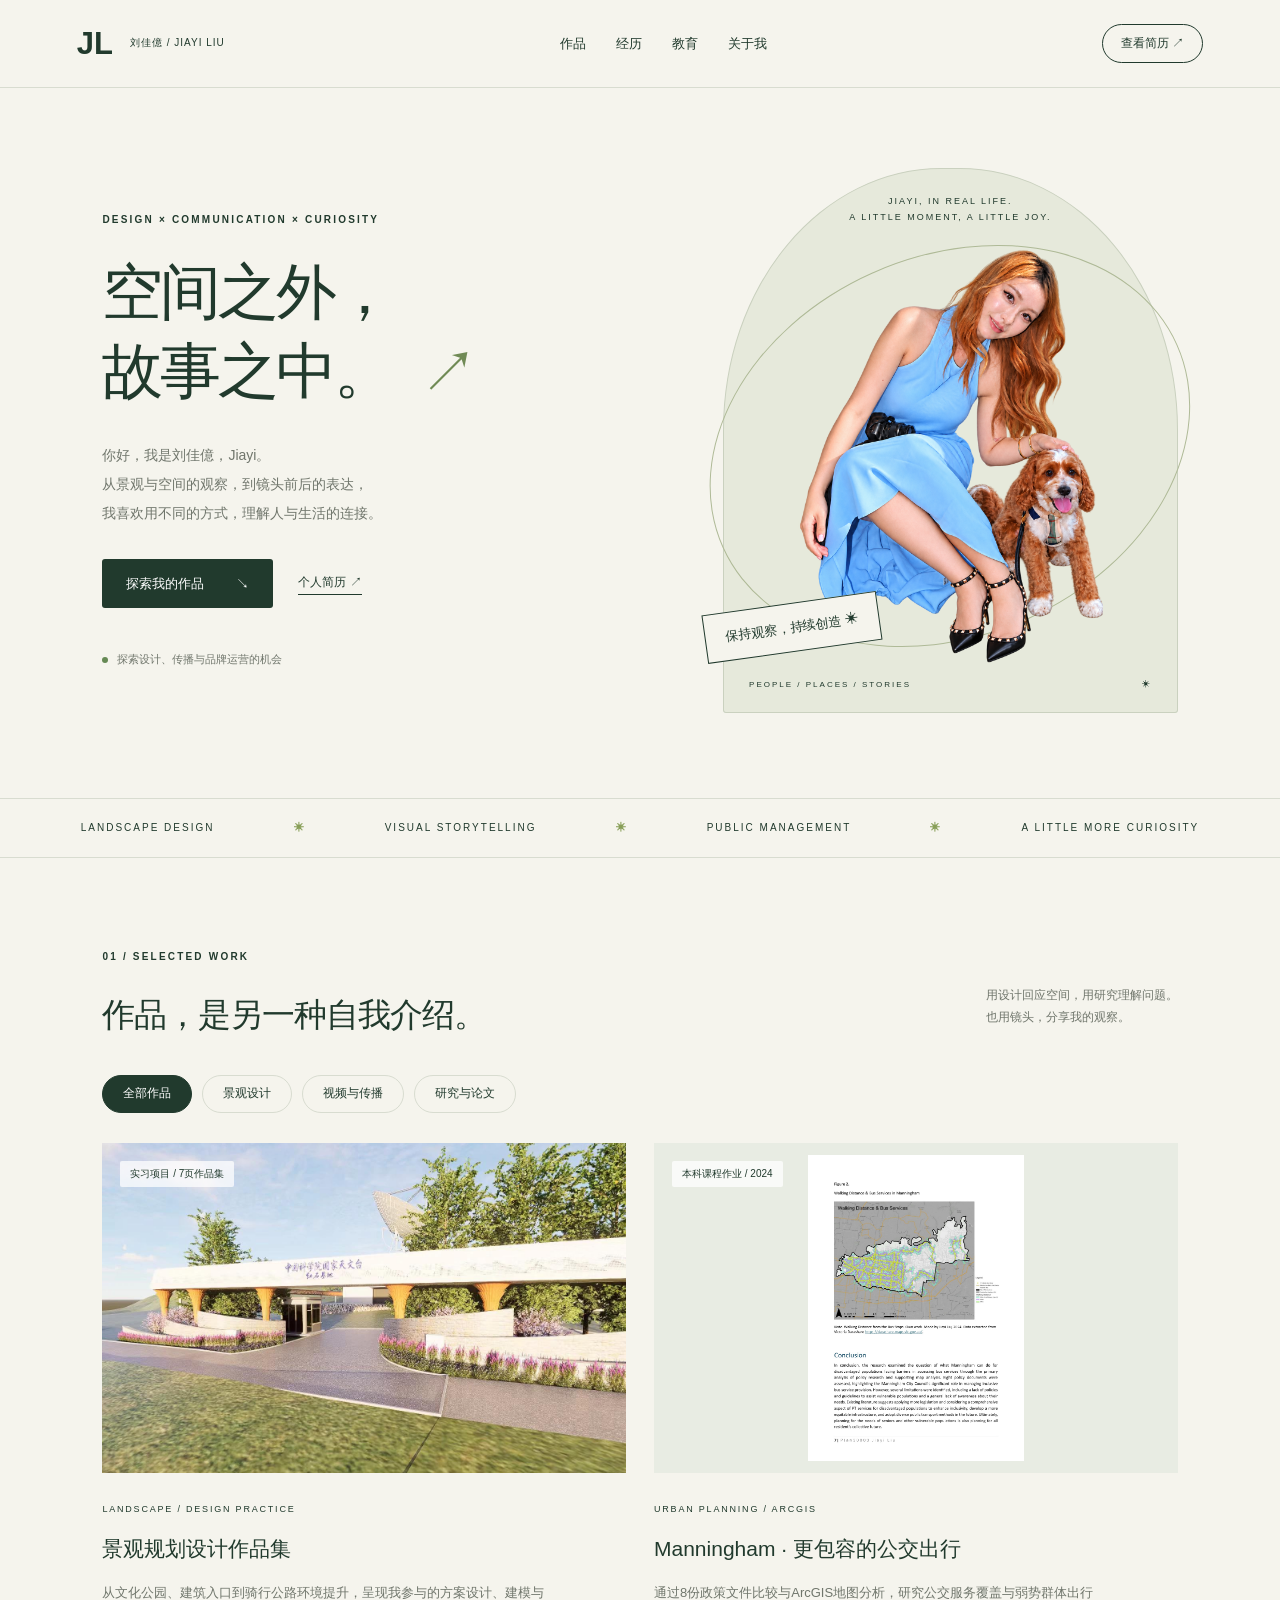
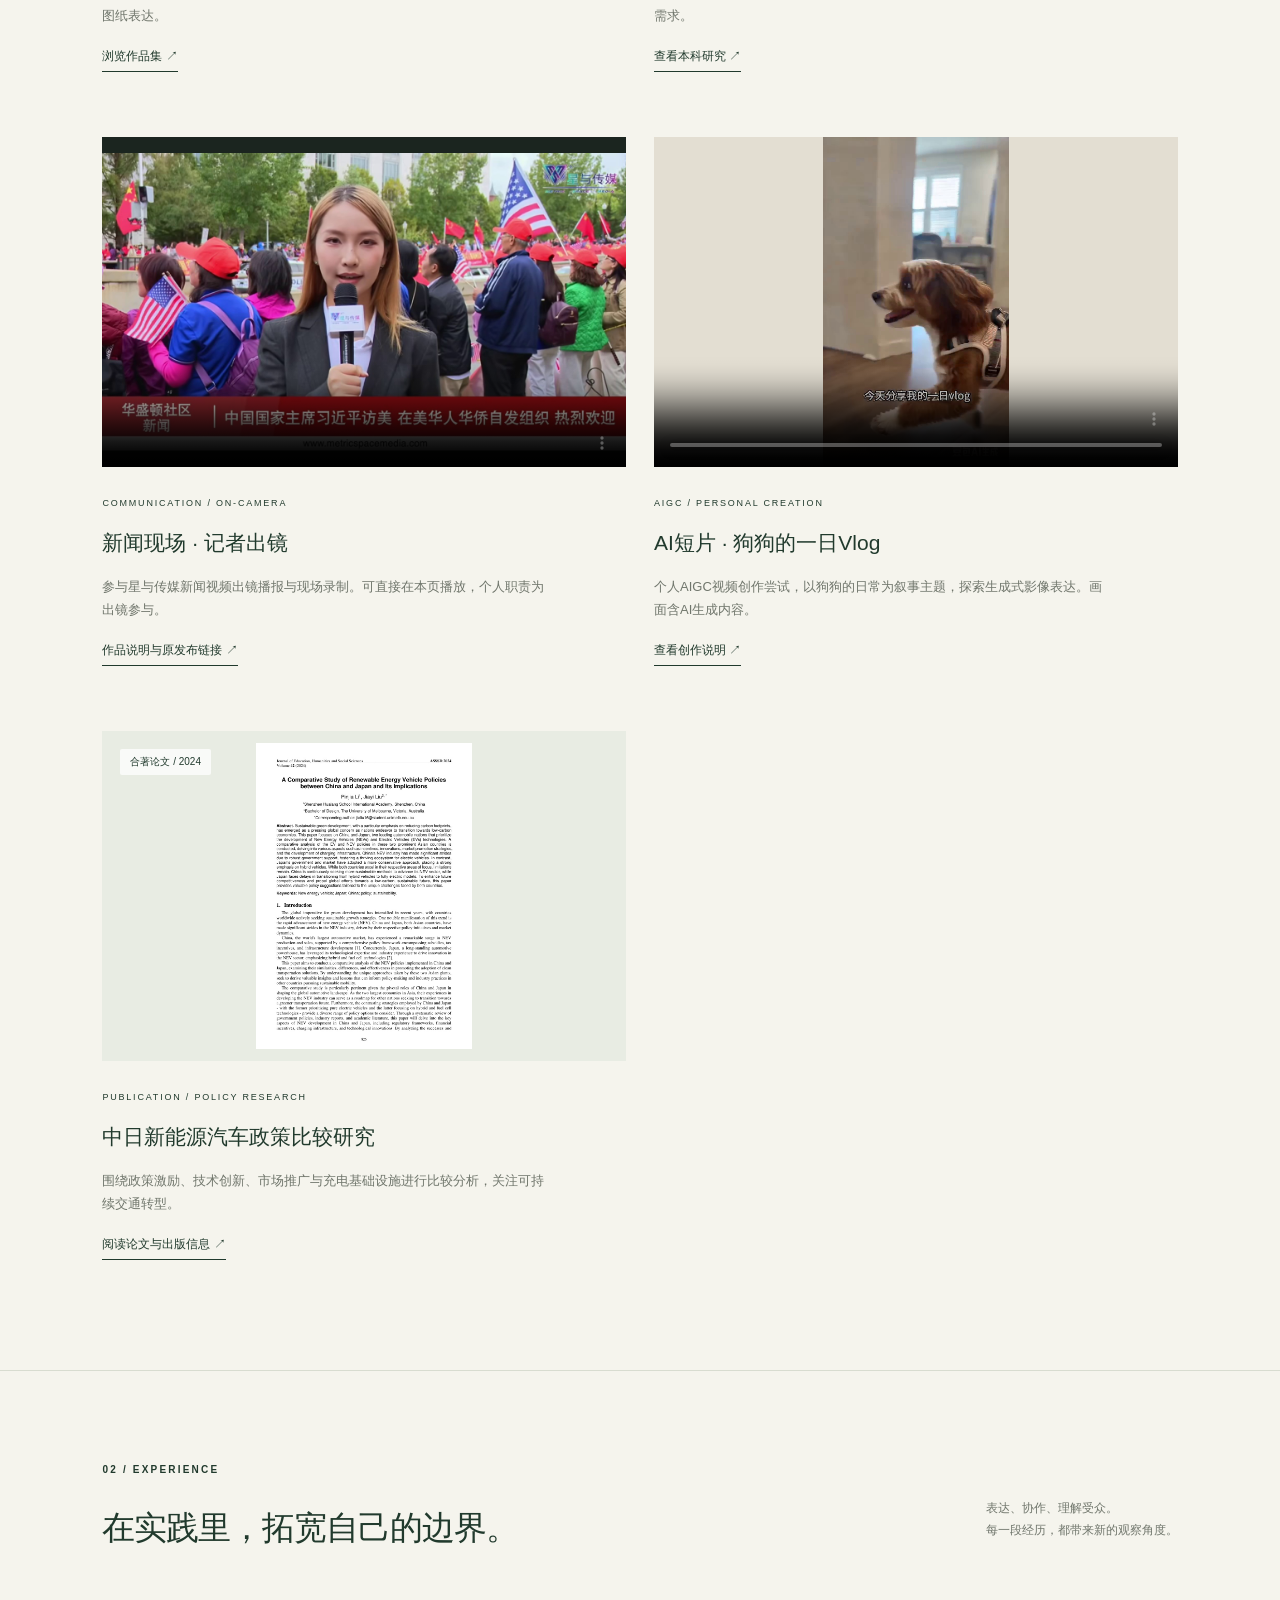
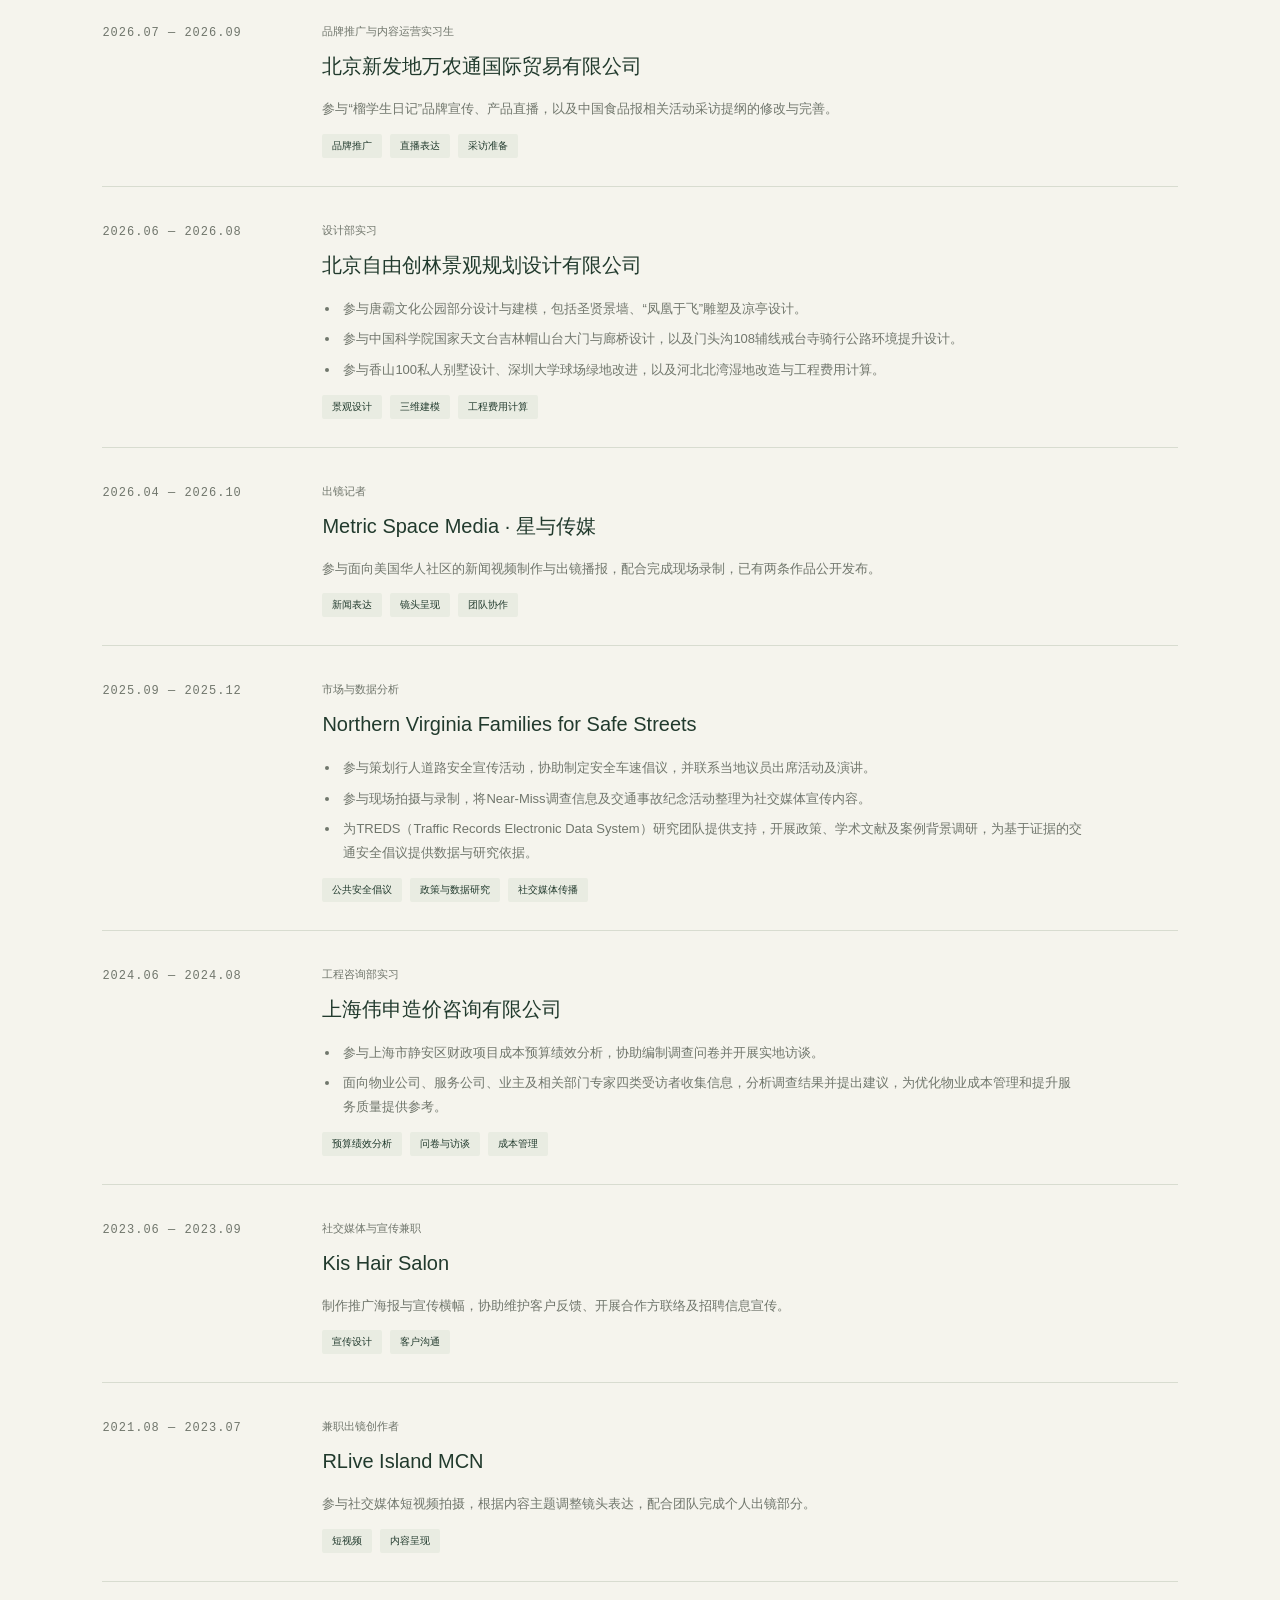
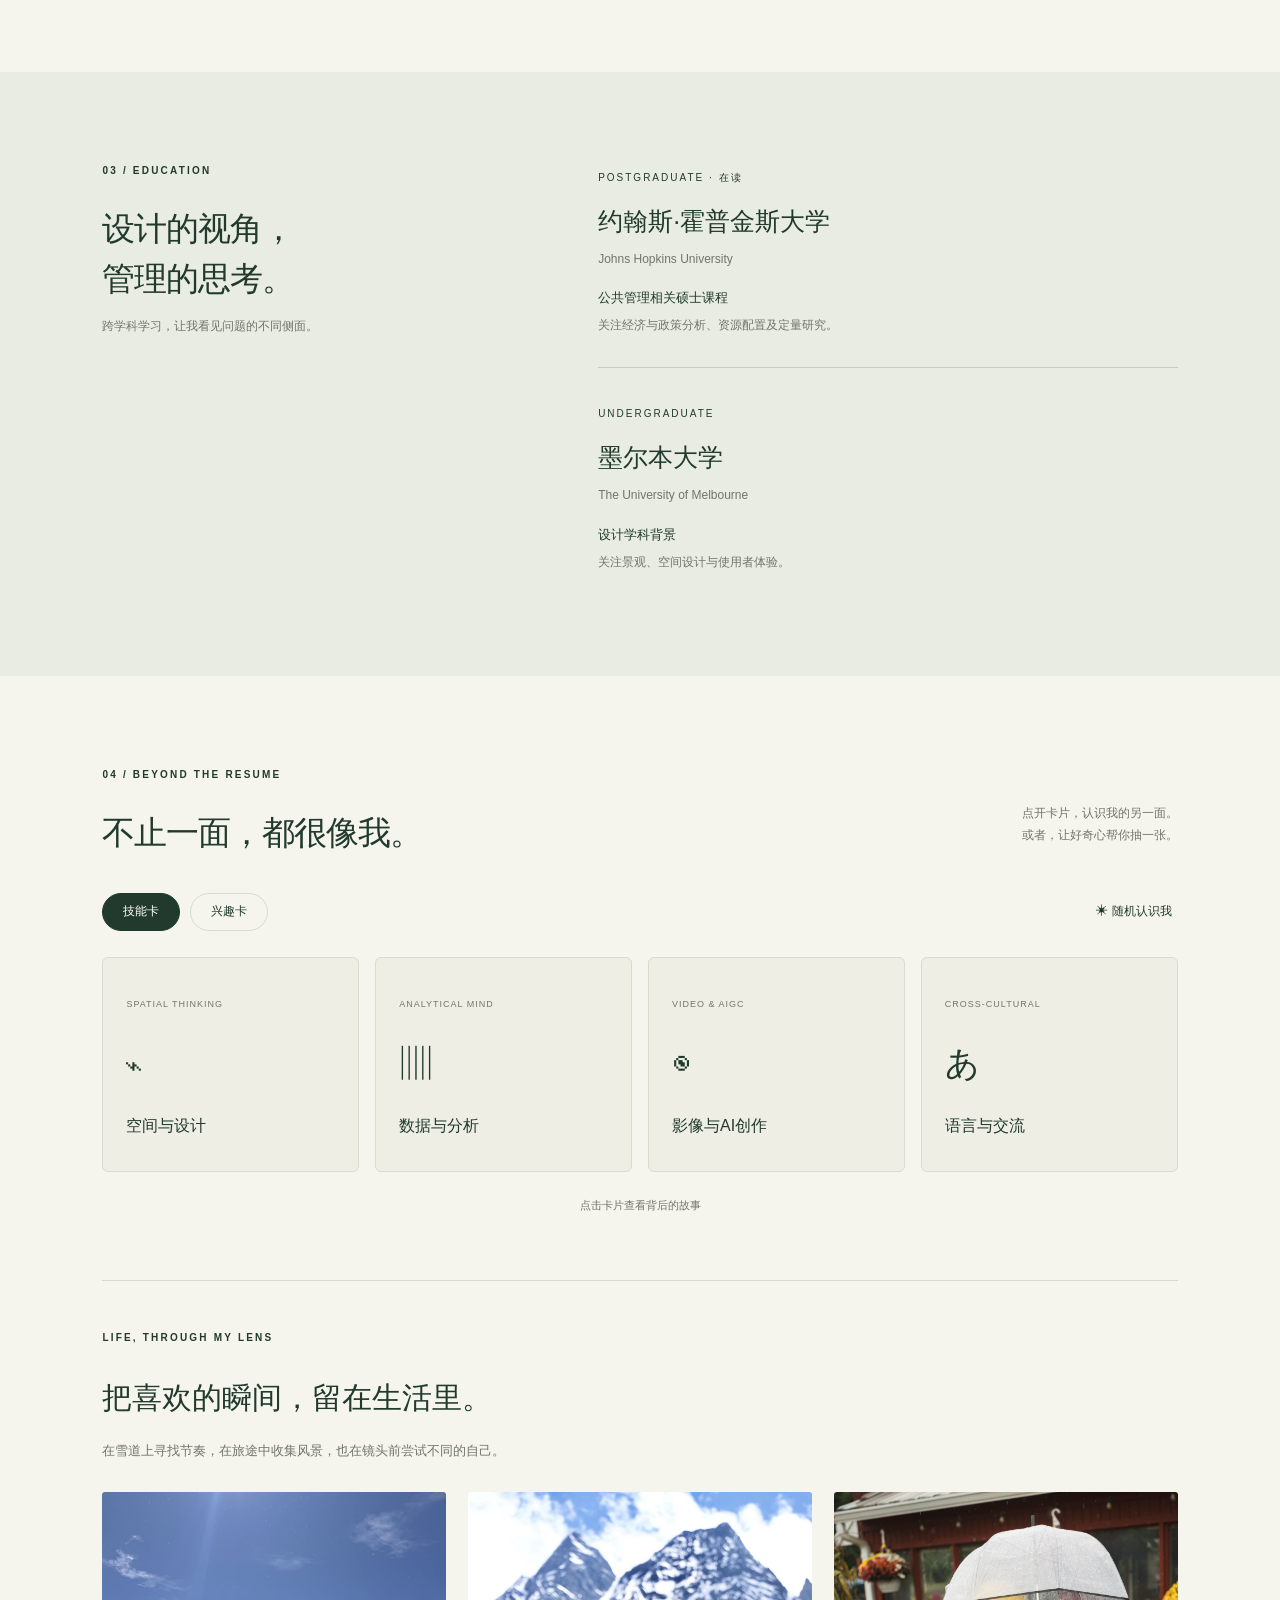
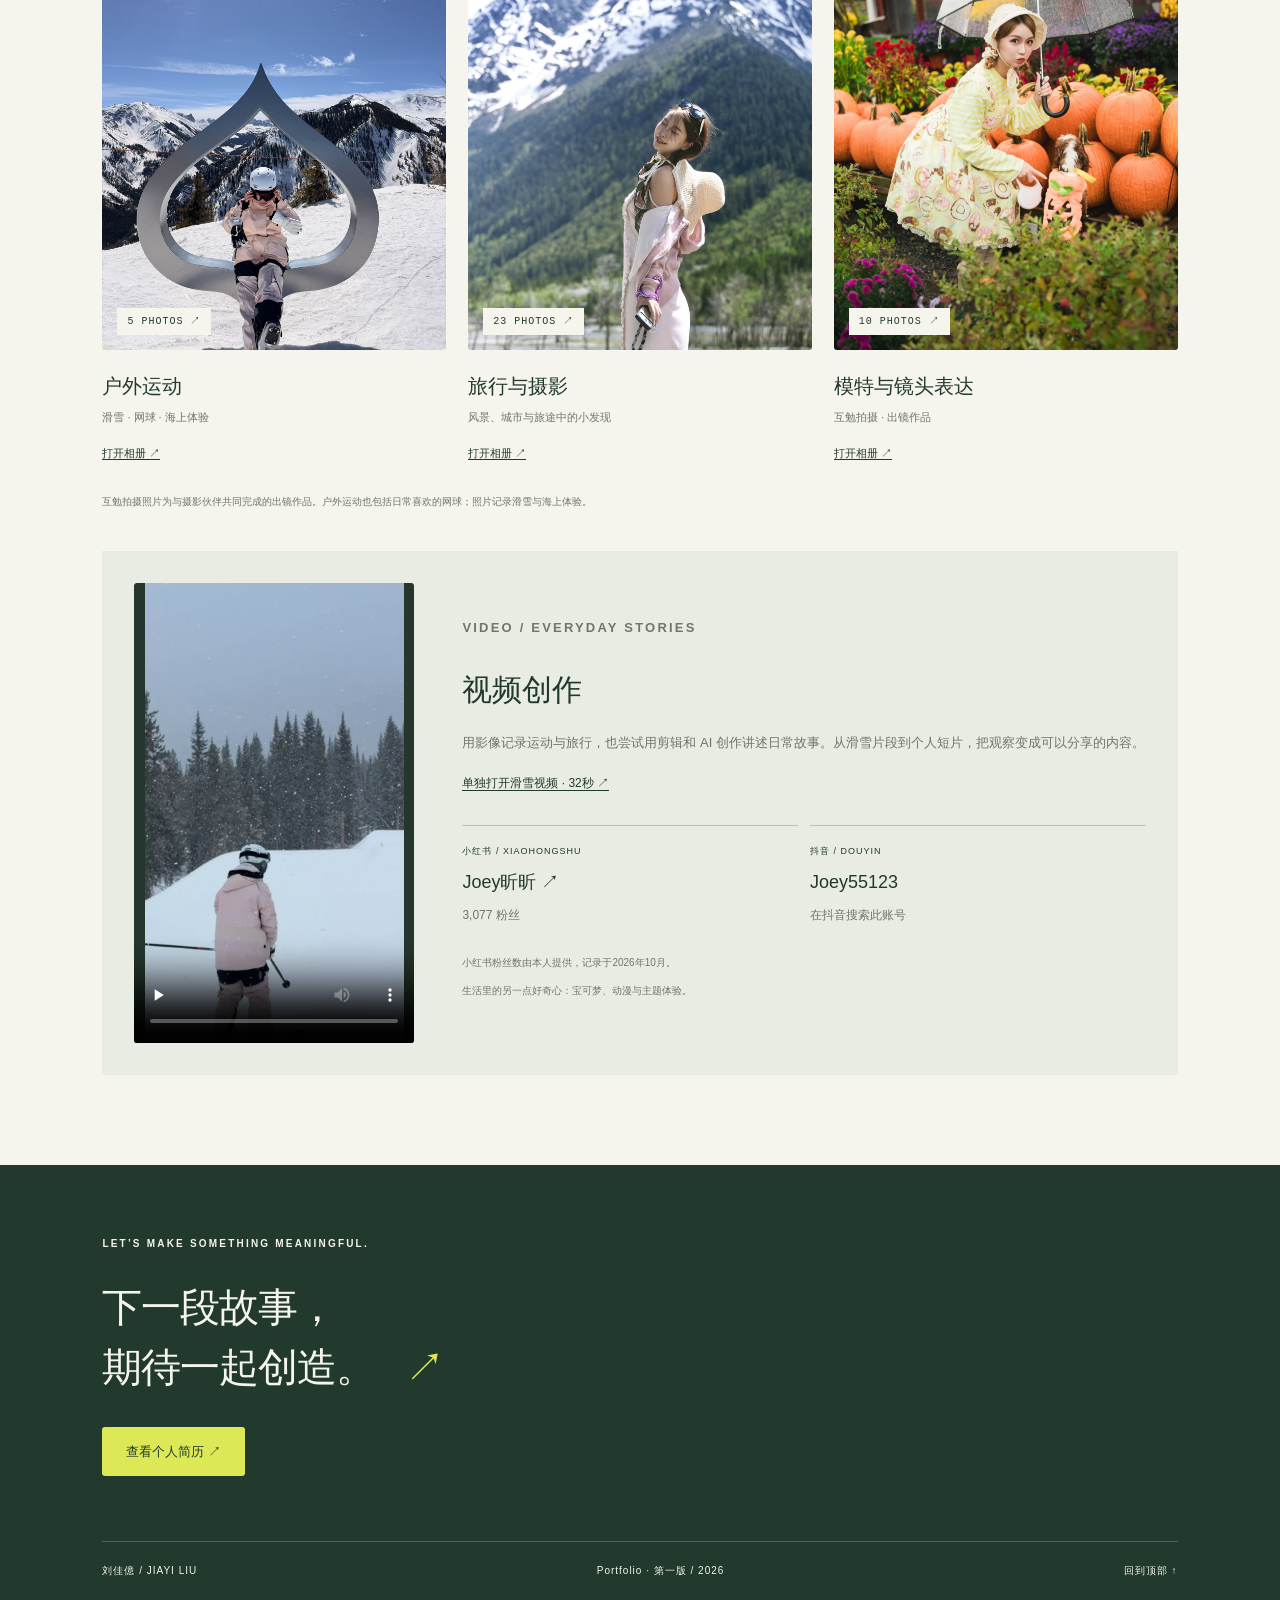
<file: index.html>
<!doctype html>
<html lang="zh-CN"><head><meta charset="UTF-8"><meta name="viewport" content="width=device-width,initial-scale=1"><meta name="description" content="刘佳億 Jiayi Liu 的个人作品集：景观设计、视频表达与跨学科学习。"><title>Jiayi Liu — 空间之外，故事之中</title><link rel="stylesheet" href="style.css"></head>
<body><header><a class="logo" href="#home">JL<span>刘佳億 / JIAYI LIU</span></a><nav aria-label="主导航"><a href="#work">作品</a><a href="#experience">经历</a><a href="#education">教育</a><a href="#play">关于我</a></nav><a class="nav-resume" href="resume.html" target="_blank">查看简历 ↗</a></header>
<main><section class="hero" id="home"><div class="hero-copy"><p class="eyebrow">DESIGN × COMMUNICATION × CURIOSITY</p><h1>空间之外，<br>故事<span class="serif">之中。</span><i>↗</i></h1><p class="intro">你好，我是刘佳億，Jiayi。<br>从景观与空间的观察，到镜头前后的表达，<br>我喜欢用不同的方式，理解人与生活的连接。</p><div class="hero-actions"><a class="button" href="#work">探索我的作品 <span>↘</span></a><a class="text-link" href="resume.html" target="_blank">个人简历 ↗</a></div><div class="availability"><span></span>探索设计、传播与品牌运营的机会</div></div><div class="hero-art portrait-art"><div class="art-label">JIAYI, IN REAL LIFE.<br>A LITTLE MOMENT, A LITTLE JOY.</div><div class="portrait-orbit" aria-hidden="true"></div><img class="hero-portrait" src="jiayi-and-dog-rockstud.png" alt="刘佳億身穿浅蓝色连衣裙，与狗狗一起的生活照" width="1024" height="1536" fetchpriority="high"><span class="floating-tag">保持观察，持续创造 ✳</span><div class="art-caption"><span>PEOPLE / PLACES / STORIES</span><span>✳</span></div></div></section>
<div class="ticker"><span>LANDSCAPE DESIGN</span><b>✳</b><span>VISUAL STORYTELLING</span><b>✳</b><span>PUBLIC MANAGEMENT</span><b>✳</b><span>A LITTLE MORE CURIOSITY</span></div>
<section id="work" class="section"><div class="section-head"><div><p class="eyebrow">01 / SELECTED WORK</p><h2>作品，是另一种自我介绍。</h2></div><p>用设计回应空间，用研究理解问题。<br>也用镜头，分享我的观察。</p></div><div class="filters" role="group" aria-label="作品分类"><button class="active" data-filter="all" aria-pressed="true">全部作品</button><button data-filter="landscape" aria-pressed="false">景观设计</button><button data-filter="video" aria-pressed="false">视频与传播</button><button data-filter="research" aria-pressed="false">研究与论文</button></div><div class="works"><article class="work" data-type="landscape"><div class="cover real-cover"><img src="landscape-cover.jpeg" alt="天文台入口设计效果图，选自个人景观规划设计作品集" loading="lazy"><span class="draft-badge">实习项目 / 7页作品集</span></div><div class="work-info"><span>LANDSCAPE / DESIGN PRACTICE</span><h3>景观规划设计作品集</h3><p>从文化公园、建筑入口到骑行公路环境提升，呈现我参与的方案设计、建模与图纸表达。</p><button class="detail-link" data-project="landscape">浏览作品集 ↗</button></div></article><article class="work" data-type="research"><div class="cover real-cover"><img src="undergraduate-report-p7.jpg" alt="Manningham公交服务与步行范围分析图" loading="lazy"><span class="draft-badge">本科课程作业 / 2024</span></div><div class="work-info"><span>URBAN PLANNING / ARCGIS</span><h3>Manningham · 更包容的公交出行</h3><p>通过8份政策文件比较与ArcGIS地图分析，研究公交服务覆盖与弱势群体出行需求。</p><button class="detail-link" data-project="undergraduate">查看本科研究 ↗</button></div></article><article class="work" data-type="video"><div class="cover video-cover "><video controls playsinline preload="metadata" poster="reporter-film-poster.jpg" aria-label="新闻现场出镜视频"><source src="reporter-film.mp4" type="video/mp4">浏览器无法播放时，可<a href="reporter-film.mp4">打开视频文件</a>。</video></div><div class="work-info"><span>COMMUNICATION / ON-CAMERA</span><h3>新闻现场 · 记者出镜</h3><p>参与星与传媒新闻视频出镜播报与现场录制。可直接在本页播放，个人职责为出镜参与。</p><button class="detail-link" data-project="news">作品说明与原发布链接 ↗</button></div></article><article class="work" data-type="video"><div class="cover video-cover vertical"><video controls playsinline preload="metadata" poster="aigc-film-poster.jpg" aria-label="AI生成短片：狗狗的一日Vlog"><source src="aigc-film.mp4" type="video/mp4">浏览器无法播放时，可<a href="aigc-film.mp4">打开视频文件</a>。</video></div><div class="work-info"><span>AIGC / PERSONAL CREATION</span><h3>AI短片 · 狗狗的一日Vlog</h3><p>个人AIGC视频创作尝试，以狗狗的日常为叙事主题，探索生成式影像表达。画面含AI生成内容。</p><button class="detail-link" data-project="personal">查看创作说明 ↗</button></div></article><article class="work" data-type="research"><div class="cover real-cover"><img src="published-paper-p1.jpg" alt="中日新能源汽车政策比较论文首页" loading="lazy"><span class="draft-badge">合著论文 / 2024</span></div><div class="work-info"><span>PUBLICATION / POLICY RESEARCH</span><h3>中日新能源汽车政策比较研究</h3><p>围绕政策激励、技术创新、市场推广与充电基础设施进行比较分析，关注可持续交通转型。</p><button class="detail-link" data-project="paper">阅读论文与出版信息 ↗</button></div></article></div></section>
<section class="experience section" id="experience"><div class="section-head"><div><p class="eyebrow">02 / EXPERIENCE</p><h2>在实践里，拓宽自己的边界。</h2></div><p>表达、协作、理解受众。<br>每一段经历，都带来新的观察角度。</p></div><div class="timeline">
<article><time>2026.07 — 2026.09</time><div><span class="role">品牌推广与内容运营实习生</span><h3>北京新发地万农通国际贸易有限公司</h3><p>参与“榴学生日记”品牌宣传、产品直播，以及中国食品报相关活动采访提纲的修改与完善。</p><div class="tags"><span>品牌推广</span><span>直播表达</span><span>采访准备</span></div></div></article>
<article><time>2026.06 — 2026.08</time><div><span class="role">设计部实习</span><h3>北京自由创林景观规划设计有限公司</h3><ul class="experience-points"><li>参与唐霸文化公园部分设计与建模，包括圣贤景墙、“凤凰于飞”雕塑及凉亭设计。</li><li>参与中国科学院国家天文台吉林帽山台大门与廊桥设计，以及门头沟108辅线戒台寺骑行公路环境提升设计。</li><li>参与香山100私人别墅设计、深圳大学球场绿地改进，以及河北北湾湿地改造与工程费用计算。</li></ul><div class="tags"><span>景观设计</span><span>三维建模</span><span>工程费用计算</span></div></div></article>
<article><time>2026.04 — 2026.10</time><div><span class="role">出镜记者</span><h3>Metric Space Media · 星与传媒</h3><p>参与面向美国华人社区的新闻视频制作与出镜播报，配合完成现场录制，已有两条作品公开发布。</p><div class="tags"><span>新闻表达</span><span>镜头呈现</span><span>团队协作</span></div></div></article>
<article><time>2025.09 — 2025.12</time><div><span class="role">市场与数据分析</span><h3>Northern Virginia Families for Safe Streets</h3><ul class="experience-points"><li>参与策划行人道路安全宣传活动，协助制定安全车速倡议，并联系当地议员出席活动及演讲。</li><li>参与现场拍摄与录制，将Near-Miss调查信息及交通事故纪念活动整理为社交媒体宣传内容。</li><li>为TREDS（Traffic Records Electronic Data System）研究团队提供支持，开展政策、学术文献及案例背景调研，为基于证据的交通安全倡议提供数据与研究依据。</li></ul><div class="tags"><span>公共安全倡议</span><span>政策与数据研究</span><span>社交媒体传播</span></div></div></article>
<article><time>2024.06 — 2024.08</time><div><span class="role">工程咨询部实习</span><h3>上海伟申造价咨询有限公司</h3><ul class="experience-points"><li>参与上海市静安区财政项目成本预算绩效分析，协助编制调查问卷并开展实地访谈。</li><li>面向物业公司、服务公司、业主及相关部门专家四类受访者收集信息，分析调查结果并提出建议，为优化物业成本管理和提升服务质量提供参考。</li></ul><div class="tags"><span>预算绩效分析</span><span>问卷与访谈</span><span>成本管理</span></div></div></article>
<article><time>2023.06 — 2023.09</time><div><span class="role">社交媒体与宣传兼职</span><h3>Kis Hair Salon</h3><p>制作推广海报与宣传横幅，协助维护客户反馈、开展合作方联络及招聘信息宣传。</p><div class="tags"><span>宣传设计</span><span>客户沟通</span></div></div></article>
<article><time>2021.08 — 2023.07</time><div><span class="role">兼职出镜创作者</span><h3>RLive Island MCN</h3><p>参与社交媒体短视频拍摄，根据内容主题调整镜头表达，配合团队完成个人出镜部分。</p><div class="tags"><span>短视频</span><span>内容呈现</span></div></div></article></div></section>
<section id="education" class="section education"><div><p class="eyebrow">03 / EDUCATION</p><h2>设计的视角，<br>管理的思考。</h2><p class="muted">跨学科学习，让我看见问题的不同侧面。</p></div><div class="schools"><article><span>POSTGRADUATE · 在读</span><h3>约翰斯·霍普金斯大学</h3><p>Johns Hopkins University</p><b>公共管理相关硕士课程</b><p>关注经济与政策分析、资源配置及定量研究。</p></article><article><span>UNDERGRADUATE</span><h3>墨尔本大学</h3><p>The University of Melbourne</p><b>设计学科背景</b><p>关注景观、空间设计与使用者体验。</p></article></div></section>
<section id="play" class="section play"><div class="section-head"><div><p class="eyebrow">04 / BEYOND THE RESUME</p><h2>不止一面，都很像我。</h2></div><p>点开卡片，认识我的另一面。<br>或者，让好奇心帮你抽一张。</p></div><div class="play-top"><div class="filters"><button class="active" data-deck="skill" aria-pressed="true">技能卡</button><button data-deck="life" aria-pressed="false">兴趣卡</button></div><button class="shuffle" id="shuffle">✳ 随机认识我</button></div><div class="cards" id="cards"></div><p class="card-status" id="card-status" aria-live="polite">点击卡片查看背后的故事</p><div class="life-journal"><div class="journal-heading"><p class="eyebrow">LIFE, THROUGH MY LENS</p><h3>把喜欢的瞬间，留在生活里。</h3><p>在雪道上寻找节奏，在旅途中收集风景，也在镜头前尝试不同的自己。</p></div><div class="album-grid"><button class="album-card" data-album="outdoor" aria-label="打开户外运动相册，共5张"><div class="album-image"><img src="167.jpg" alt="户外运动精选照片" loading="lazy" width="600" height="800"><span>5 PHOTOS ↗</span></div><div class="album-caption"><h4>户外运动</h4><p>滑雪 · 网球 · 海上体验</p><span>打开相册 ↗</span></div></button><button class="album-card" data-album="travel" aria-label="打开旅行与摄影相册，共23张"><div class="album-image"><img src="182.jpg" alt="旅行与摄影精选照片" loading="lazy" width="600" height="800"><span>23 PHOTOS ↗</span></div><div class="album-caption"><h4>旅行与摄影</h4><p>风景、城市与旅途中的小发现</p><span>打开相册 ↗</span></div></button><button class="album-card" data-album="portrait" aria-label="打开模特与镜头表达相册，共10张"><div class="album-image"><img src="172.jpg" alt="模特与镜头表达精选照片" loading="lazy" width="600" height="800"><span>10 PHOTOS ↗</span></div><div class="album-caption"><h4>模特与镜头表达</h4><p>互勉拍摄 · 出镜作品</p><span>打开相册 ↗</span></div></button></div><p class="journal-note">互勉拍摄照片为与摄影伙伴共同完成的出镜作品。户外运动也包括日常喜欢的网球；照片记录滑雪与海上体验。</p><div class="creator-panel"><div class="ski-film"><video controls playsinline preload="none" poster="ski-poster.jpg" aria-label="滑雪生活视频"><source src="ski.mp4" type="video/mp4">你的浏览器不支持视频播放。</video></div><div class="creator-copy"><p class="eyebrow">VIDEO / EVERYDAY STORIES</p><h3>视频创作</h3><p>用影像记录运动与旅行，也尝试用剪辑和 AI 创作讲述日常故事。从滑雪片段到个人短片，把观察变成可以分享的内容。</p><a class="text-link" href="ski.mp4" target="_blank" rel="noopener">单独打开滑雪视频 · 32秒 ↗</a><div class="social-cards"><a href="https://xhslink.cn/o/PVgVOR9aGc" target="_blank" rel="noopener"><small>小红书 / XIAOHONGSHU</small><strong>Joey昕昕 ↗</strong><span>3,077 粉丝</span></a><div><small>抖音 / DOUYIN</small><strong>Joey55123</strong><span>在抖音搜索此账号</span></div></div><p class="metric-note">小红书粉丝数由本人提供，记录于2026年10月。</p><p class="journal-note">生活里的另一点好奇心：宝可梦、动漫与主题体验。</p></div></div></div></section>
<footer><p class="eyebrow">LET’S MAKE SOMETHING MEANINGFUL.</p><h2>下一段故事，<br>期待一起创造。<span>↗</span></h2><a class="button" href="resume.html" target="_blank">查看个人简历 ↗</a><div class="footer-bottom"><span>刘佳億 / JIAYI LIU</span><span>Portfolio · 第一版 / 2026</span><a href="#home">回到顶部 ↑</a></div></footer></main>
<dialog id="project-dialog"><button class="close" aria-label="关闭作品详情">×</button><div id="dialog-content"></div></dialog><dialog id="photo-dialog" aria-labelledby="photo-title"><button class="photo-close" aria-label="关闭相册">×</button><div class="photo-head"><h2 id="photo-title"></h2><p id="photo-count" aria-live="polite"></p></div><img id="photo-image" alt=""><div class="photo-controls"><button id="photo-prev" aria-label="上一张照片">← 上一张</button><p id="photo-caption"></p><button id="photo-next" aria-label="下一张照片">下一张 →</button></div><div id="photo-thumbs" class="photo-thumbs"></div></dialog><script src="app.js"></script></body></html>
</file>
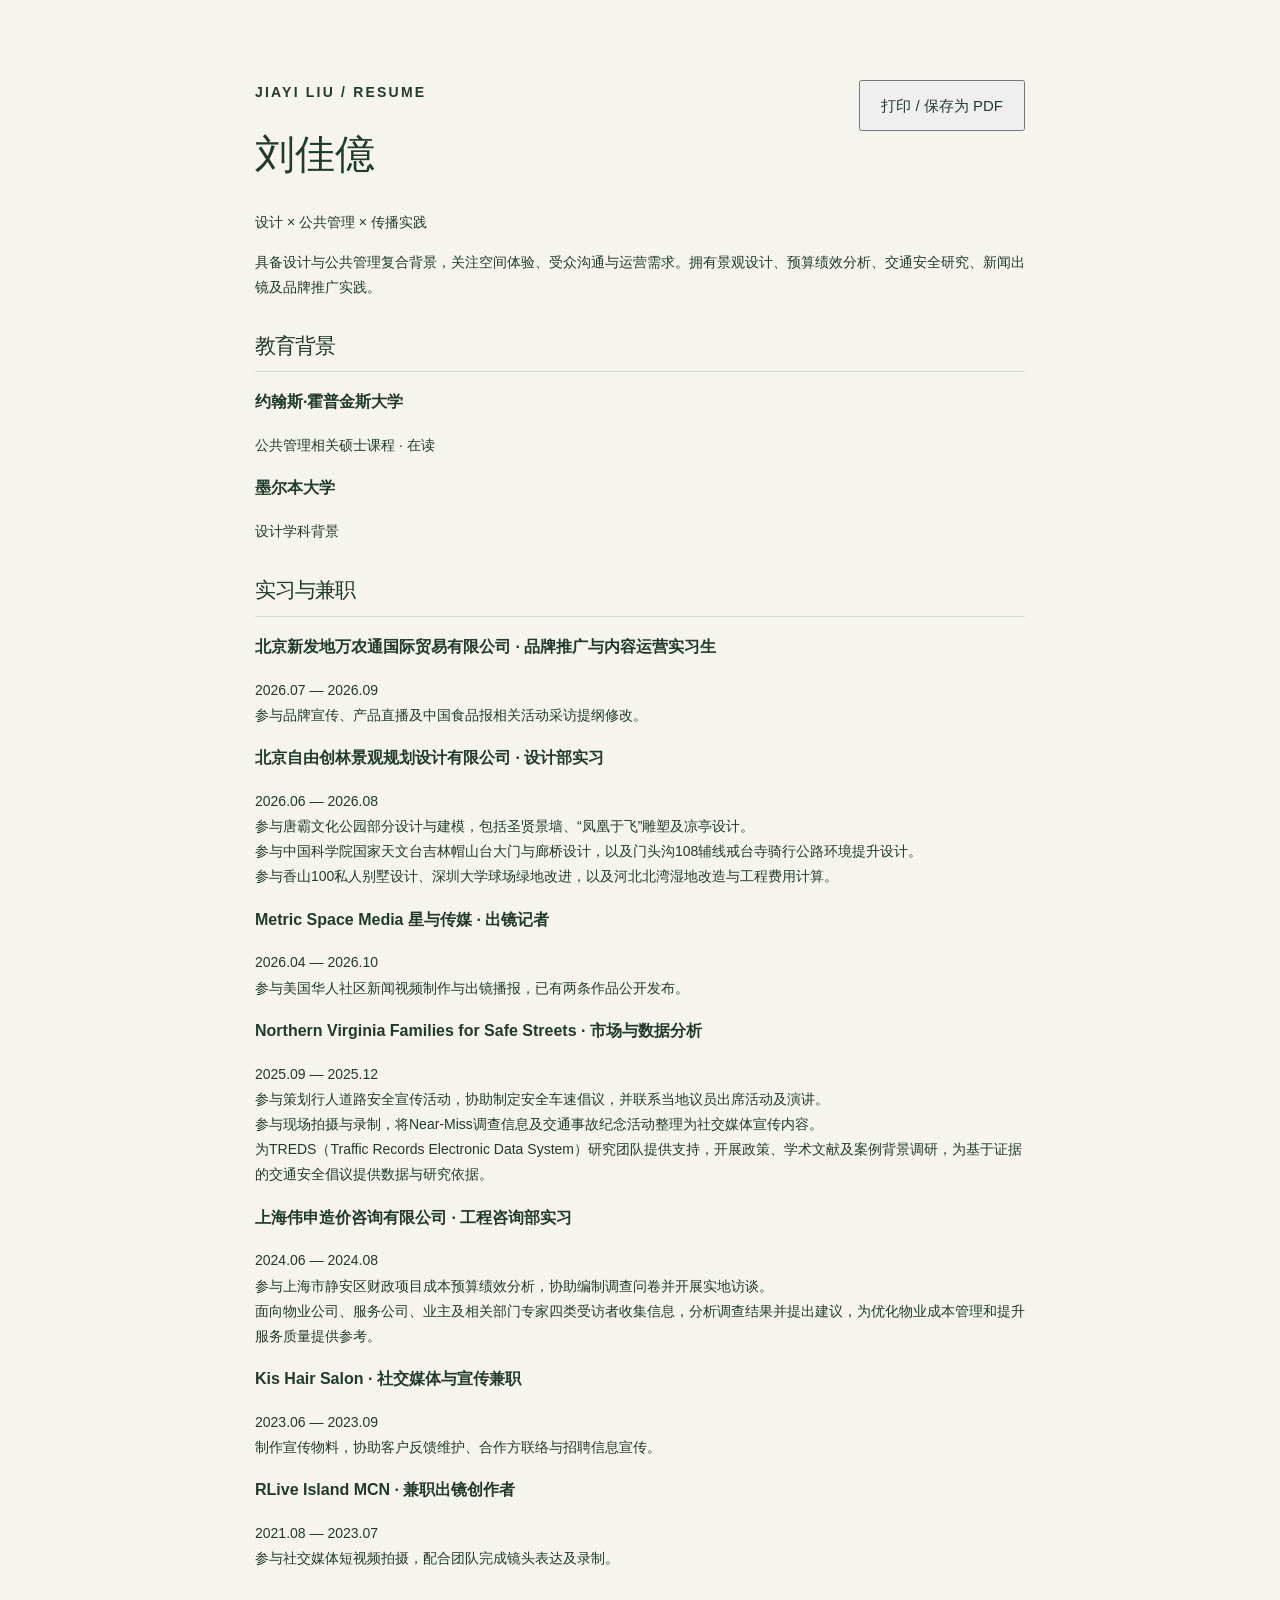
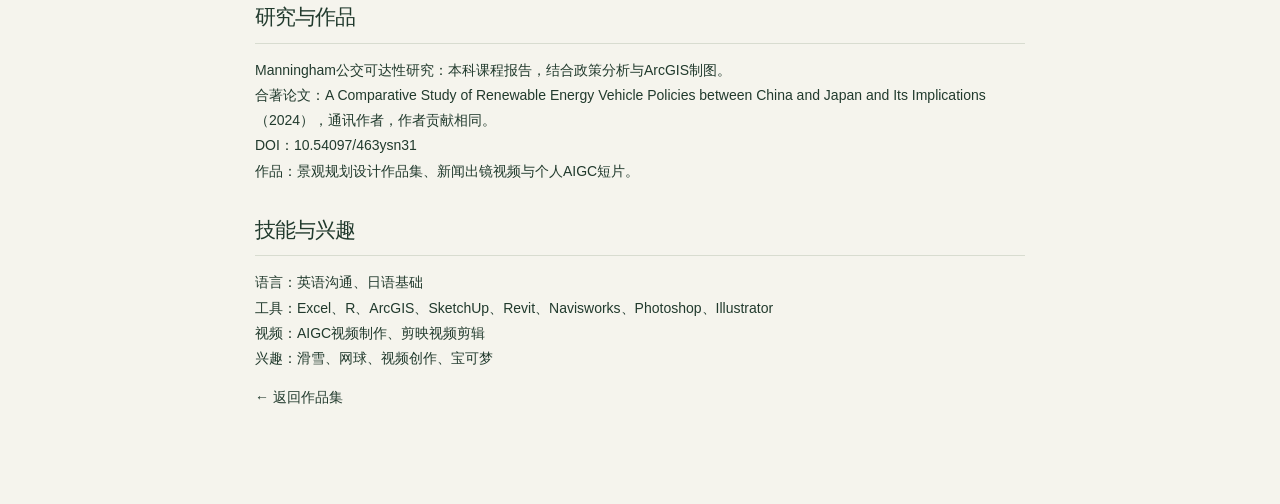
<file: resume.html>
<!doctype html><html lang="zh-CN"><head><meta charset="UTF-8"><meta name="viewport" content="width=device-width,initial-scale=1"><title>刘佳億 · 简历</title><link rel="stylesheet" href="style.css"></head><body><main class="resume-page"><button class="print" onclick="window.print()">打印 / 保存为 PDF</button><p class="eyebrow">JIAYI LIU / RESUME</p><h1>刘佳億</h1><p>设计 × 公共管理 × 传播实践</p><p>具备设计与公共管理复合背景，关注空间体验、受众沟通与运营需求。拥有景观设计、预算绩效分析、交通安全研究、新闻出镜及品牌推广实践。</p><h2>教育背景</h2><h3>约翰斯·霍普金斯大学</h3><p>公共管理相关硕士课程 · 在读</p><h3>墨尔本大学</h3><p>设计学科背景</p><h2>实习与兼职</h2><h3>北京新发地万农通国际贸易有限公司 · 品牌推广与内容运营实习生</h3><p>2026.07 — 2026.09<br>参与品牌宣传、产品直播及中国食品报相关活动采访提纲修改。</p><h3>北京自由创林景观规划设计有限公司 · 设计部实习</h3><p>2026.06 — 2026.08<br>参与唐霸文化公园部分设计与建模，包括圣贤景墙、“凤凰于飞”雕塑及凉亭设计。<br>参与中国科学院国家天文台吉林帽山台大门与廊桥设计，以及门头沟108辅线戒台寺骑行公路环境提升设计。<br>参与香山100私人别墅设计、深圳大学球场绿地改进，以及河北北湾湿地改造与工程费用计算。</p><h3>Metric Space Media 星与传媒 · 出镜记者</h3><p>2026.04 — 2026.10<br>参与美国华人社区新闻视频制作与出镜播报，已有两条作品公开发布。</p><h3>Northern Virginia Families for Safe Streets · 市场与数据分析</h3><p>2025.09 — 2025.12<br>参与策划行人道路安全宣传活动，协助制定安全车速倡议，并联系当地议员出席活动及演讲。<br>参与现场拍摄与录制，将Near-Miss调查信息及交通事故纪念活动整理为社交媒体宣传内容。<br>为TREDS（Traffic Records Electronic Data System）研究团队提供支持，开展政策、学术文献及案例背景调研，为基于证据的交通安全倡议提供数据与研究依据。</p><h3>上海伟申造价咨询有限公司 · 工程咨询部实习</h3><p>2024.06 — 2024.08<br>参与上海市静安区财政项目成本预算绩效分析，协助编制调查问卷并开展实地访谈。<br>面向物业公司、服务公司、业主及相关部门专家四类受访者收集信息，分析调查结果并提出建议，为优化物业成本管理和提升服务质量提供参考。</p><h3>Kis Hair Salon · 社交媒体与宣传兼职</h3><p>2023.06 — 2023.09<br>制作宣传物料，协助客户反馈维护、合作方联络与招聘信息宣传。</p><h3>RLive Island MCN · 兼职出镜创作者</h3><p>2021.08 — 2023.07<br>参与社交媒体短视频拍摄，配合团队完成镜头表达及录制。</p><h2>研究与作品</h2><p>Manningham公交可达性研究：本科课程报告，结合政策分析与ArcGIS制图。<br>合著论文：A Comparative Study of Renewable Energy Vehicle Policies between China and Japan and Its Implications（2024），通讯作者，作者贡献相同。<br><a href="https://doi.org/10.54097/463ysn31">DOI：10.54097/463ysn31</a><br>作品：景观规划设计作品集、新闻出镜视频与个人AIGC短片。</p><h2>技能与兴趣</h2><p>语言：英语沟通、日语基础<br>工具：Excel、R、ArcGIS、SketchUp、Revit、Navisworks、Photoshop、Illustrator<br>视频：AIGC视频制作、剪映视频剪辑<br>兴趣：滑雪、网球、视频创作、宝可梦</p><p><a href="index.html">← 返回作品集</a></p></main></body></html>
</file>
<file: style.css>
body{font-family:"Microsoft YaHei","PingFang SC",Arial,sans-serif}
:root{--paper:#f5f4ed;--ink:#213a2d;--muted:#70766c;--line:#d8dcd0;--lime:#dce856}*{box-sizing:border-box}html{scroll-behavior:smooth;scroll-padding-top:90px}body{margin:0;background:var(--paper);color:var(--ink);font:15px/1.8 'Microsoft YaHei','PingFang SC',Arial,sans-serif}a{color:inherit;text-decoration:none}button{font:inherit;color:inherit;cursor:pointer}button:focus-visible,a:focus-visible{outline:3px solid #ec7755;outline-offset:5px}header{height:88px;padding:0 6%;display:flex;align-items:center;justify-content:space-between;border-bottom:1px solid var(--line);background:var(--paper);position:sticky;top:0;z-index:5}.logo{font-size:31px;font-weight:700;display:flex;align-items:center;gap:17px}.logo span{font-size:10px;letter-spacing:1px;font-weight:500}nav{display:flex;gap:30px;font-size:13px}.nav-resume{font-size:12px;border:1px solid var(--ink);padding:8px 18px;border-radius:30px}.hero{display:grid;grid-template-columns:1.2fr 1fr;gap:7%;padding:80px 8% 85px;max-width:1550px;margin:auto;align-items:center}.eyebrow{font-size:10px;font-weight:600;letter-spacing:2.2px;margin:0 0 24px}h1{font-size:clamp(43px,4.8vw,76px);line-height:1.28;letter-spacing:-3px;margin:0 0 30px;font-weight:500;position:relative}.serif{font-family:'Songti SC','SimSun',serif;font-weight:500}h1 i{font-style:normal;font-size:58px;margin-left:28px;color:#708a55}.intro{color:var(--muted);font-size:14px;line-height:2.1}.hero-actions{display:flex;gap:25px;align-items:center;margin-top:30px}.button{display:inline-flex;gap:32px;align-items:center;padding:13px 24px;border-radius:3px;background:var(--ink);color:white;font-size:13px}.button:hover{background:#456848}.text-link{font-size:12px;border-bottom:1px solid}.availability{font-size:11px;margin-top:42px;color:var(--muted);display:flex;align-items:center;gap:9px}.availability span{width:6px;height:6px;border-radius:50%;background:#658954}.hero-art{background:#e6e9db;position:relative;aspect-ratio:1/1.1;transform:rotate(2deg);border:1px solid #cad1bf;box-shadow:12px 15px 0 #eaeadd}.hero-art svg{width:100%;height:100%}.art-label{position:absolute;left:25px;top:25px;letter-spacing:2px;font-size:9px}.art-caption{position:absolute;bottom:20px;left:25px;right:25px;display:flex;justify-content:space-between;font-size:9px;letter-spacing:2px}.floating-tag{position:absolute;bottom:70px;left:-27px;padding:12px 20px;border:1px solid var(--ink);background:var(--paper);font-size:13px;transform:rotate(-8deg);animation:float 5s ease-in-out infinite}@keyframes float{50%{transform:translateY(-9px) rotate(-5deg)}}.ticker{border-block:1px solid var(--line);display:flex;justify-content:space-around;gap:20px;padding:20px 4%;font-size:10px;letter-spacing:2px;overflow:hidden;white-space:nowrap}.ticker b{color:#879e57}.section{padding:90px 8%;max-width:1550px;margin:auto}.section-head{display:flex;justify-content:space-between;gap:35px;align-items:end;margin-bottom:35px}h2{font-size:clamp(25px,2.6vw,40px);font-weight:500;line-height:1.5;margin:0;letter-spacing:-1px}.section-head>p,.muted{color:var(--muted);font-size:12px}.filters{display:flex;gap:10px;flex-wrap:wrap}.filters button{border:1px solid var(--line);border-radius:30px;padding:7px 20px;background:transparent;font-size:12px}.filters .active{background:var(--ink);color:white;border-color:var(--ink)}.works{display:grid;grid-template-columns:repeat(2,1fr);gap:45px 28px;margin-top:30px}.work[hidden]{display:none}.work:last-child{grid-column:1/-1;display:grid;grid-template-columns:1fr 1fr;gap:30px;align-items:center}.cover{height:330px;position:relative;overflow:hidden}.draft-badge{position:absolute;top:18px;left:18px;padding:4px 10px;background:#ffffffbd;font-size:10px;border-radius:2px;z-index:1}.cover-number{position:absolute;bottom:18px;right:22px;font-size:11px}.plan{background:repeating-linear-gradient(90deg,transparent 0 29px,#ced6bd 30px 31px),repeating-linear-gradient(0deg,#e0e7d3 0 29px,#ced6bd 30px 31px)}.plan-path{position:absolute;width:360px;height:160px;background:#9aac84;border:22px double #dce6d0;border-radius:50%;transform:rotate(-35deg);top:95px;left:18%}.plan-lines{position:absolute;bottom:30px;left:27px;letter-spacing:4px;font-size:22px}.plan-lines em{font-family:Georgia,serif;font-size:17px;letter-spacing:0}.editorial{background:#d1dcfa}.large-quote{position:absolute;left:35px;top:80px;font-size:40px;font-weight:500;line-height:1.4;letter-spacing:-2px}.large-quote span{font-family:'Songti SC','SimSun',serif}.play-icon{position:absolute;right:35px;bottom:50px;width:65px;height:65px;border:1px solid;border-radius:50%;text-align:center;line-height:62px;font-size:31px}.personal{background:#e6b397;padding:35px}.viewfinder{border:1px solid #795a49;height:100%;padding:18px;display:flex;flex-direction:column;justify-content:space-between}.viewfinder span,.viewfinder small{font-size:9px;letter-spacing:2px}.viewfinder i{display:inline-block;background:#a64431;width:6px;height:6px;border-radius:50%}.viewfinder strong{font-weight:500;font-size:30px;line-height:1.5}.work-info{padding:20px 0}.work-info>span{font-size:9px;letter-spacing:1.8px}.work h3{margin:10px 0;font-size:21px;font-weight:500}.work p{color:var(--muted);font-size:13px;max-width:450px}.detail-link{background:none;border:0;border-bottom:1px solid;padding:4px 0;font-size:12px}.experience{border-top:1px solid var(--line)}.timeline article{display:grid;grid-template-columns:220px 1fr;padding:28px 0;border-bottom:1px solid var(--line)}time{font:12px/2 monospace;letter-spacing:1px;padding-top:5px;color:var(--muted)}.role{font-size:11px;color:var(--muted)}.timeline h3{font-size:20px;font-weight:500;margin:5px 0}.timeline p{font-size:13px;color:var(--muted);max-width:700px}.tags{display:flex;gap:8px}.tags span{font-size:10px;background:#e9ece2;border-radius:2px;padding:3px 10px}.education{background:#e9ece2;display:grid;grid-template-columns:1fr 1.3fr;gap:50px;max-width:none}.schools article+article{border-top:1px solid #c9d0c2;margin-top:30px;padding-top:30px}.schools span{font-size:10px;letter-spacing:2px}.schools h3{font-size:25px;font-weight:500;margin:10px 0 0}.schools p{font-size:12px;color:var(--muted);margin:5px 0 13px}.schools b{font-size:13px;font-weight:500}.play-top{display:flex;justify-content:space-between;align-items:center;margin-bottom:26px}.shuffle{background:none;border:none;font-size:12px}.cards{display:grid;grid-template-columns:repeat(4,1fr);gap:16px}.flip-card{border:1px solid var(--line);border-radius:6px;background:#efeee5;min-height:215px;padding:23px;text-align:left;transition:transform .25s,background .25s;position:relative}.flip-card:hover{transform:translateY(-6px)}.flip-card .symbol{display:block;font-size:34px;margin:18px 0}.flip-card b{display:block;font-weight:500;font-size:16px}.flip-card small{font-size:9px;letter-spacing:1px;color:var(--muted)}.flip-card .back{display:none;font-size:13px;line-height:1.9}.flip-card.flipped{background:var(--lime)}.flip-card.flipped .front{display:none}.flip-card.flipped .back{display:block}.card-status{text-align:center;font-size:11px;color:var(--muted);margin-top:24px}footer{background:var(--ink);color:var(--paper);padding:70px 8% 24px}footer h2{font-size:40px;margin-bottom:30px}footer h2 span{color:var(--lime);margin-left:30px}footer .button{background:var(--lime);color:var(--ink)}.footer-bottom{border-top:1px solid #516153;margin-top:65px;padding-top:20px;display:flex;justify-content:space-between;font-size:10px;letter-spacing:1px}dialog{border:0;background:var(--paper);color:var(--ink);width:min(700px,92vw);max-height:85vh;padding:45px;border-radius:7px;box-shadow:0 20px 100px #0003}dialog::backdrop{background:#18251cd4}.close{position:absolute;right:15px;top:10px;background:none;border:0;font-size:27px}dialog h2{font-size:27px;margin-bottom:20px}dialog p{font-size:14px;color:var(--muted)}.video-links{display:grid;gap:14px;margin-top:24px}.video-links a{padding:20px;border:1px solid var(--line);display:flex;justify-content:space-between}.placeholder-note{border:1px dashed #a6b098;padding:24px;margin-top:24px;font-size:13px}.resume-page{max-width:850px;margin:40px auto;padding:40px}.resume-page h1{font-size:40px;letter-spacing:0}.resume-page h2{font-size:21px;margin-top:30px;border-bottom:1px solid var(--line);padding-bottom:10px}.resume-page h3{font-size:16px}.resume-page .print{float:right;padding:10px 20px}.resume-page p{font-size:14px}@media(max-width:760px){header{height:70px;padding:0 5%}.logo span{display:none}nav{gap:16px;font-size:11px}.nav-resume{font-size:10px;padding:6px 10px}.hero{grid-template-columns:1fr;padding:48px 7%;gap:45px}.hero-art{width:85%;margin:0 auto}.hero h1{font-size:49px}.intro{font-size:13px}.section{padding:60px 7%}.section-head{display:block}.section-head>p{margin-top:20px}.ticker{justify-content:start}.works{grid-template-columns:1fr}.work:last-child{display:block}.cover{height:300px}.timeline article{grid-template-columns:1fr;gap:10px}.timeline h3{font-size:18px}.education{grid-template-columns:1fr}.cards{grid-template-columns:1fr 1fr}.flip-card{padding:18px;min-height:210px}.footer-bottom{gap:15px;flex-wrap:wrap}footer h2{font-size:32px}.resume-page{margin:0;padding:24px}.play-top{gap:8px}.filters button{padding:6px 13px}dialog{padding:35px 24px}}@media(prefers-reduced-motion:reduce){html{scroll-behavior:auto}*,*::before,*::after{animation:none!important;transition:none!important}}@media print{.print{display:none}.resume-page{margin:0;padding:0}body{background:white}}

/* Portrait and expanded experience */
.portrait-art{aspect-ratio:1/1.2;transform:none;border-radius:48% 48% 3px 3px;box-shadow:none;background:#e6e9db;overflow:visible}.portrait-art .art-label{top:24px;left:50%;transform:translateX(-50%);white-space:nowrap;text-align:center;z-index:2}.hero-portrait{position:absolute;inset:55px 0 30px;width:100%;height:calc(100% - 85px);object-fit:contain;object-position:center bottom;z-index:1}.portrait-orbit{position:absolute;inset:16% -5% 14%;border:1px solid #afba97;border-radius:50%;transform:rotate(-24deg)}.portrait-art .floating-tag{z-index:3;bottom:60px;left:-20px}.portrait-art .art-caption{font-size:8px}.experience-points{padding-left:18px;font-size:13px;color:var(--muted);max-width:760px;margin:14px 0}.experience-points li{padding-left:3px;margin:7px 0}.timeline h3{overflow-wrap:anywhere}.tags{flex-wrap:wrap}@media(max-width:760px){.portrait-art{width:95%;min-height:365px}.portrait-art .floating-tag{left:-8px;font-size:11px;padding:8px 12px}.hero-portrait{top:50px}}
.hero{overflow:hidden}

/* Real work, self-hosted films and documents */
.work:last-child{grid-column:auto;display:block}.real-cover{background:#e7e9df}.real-cover img{width:100%;height:100%;object-fit:cover;object-position:center}.work[data-type="research"] .real-cover img{object-fit:contain;background:#e8ece3;padding:12px}.video-cover{background:#1b251f;display:flex;align-items:center;justify-content:center}.video-cover video{width:100%;height:100%;object-fit:contain}.video-cover.vertical{background:#e3ded2}.document-actions{display:flex;align-items:center;gap:22px;flex-wrap:wrap;margin:25px 0}.pdf-gallery{display:grid;gap:18px;margin-top:25px}.pdf-gallery img{max-width:100%;height:auto;border:1px solid var(--line)}.english-title{font-family:Georgia,serif;font-size:19px!important;color:var(--ink)!important;line-height:1.6}.source-links{display:grid;gap:12px;margin-top:24px;font-size:12px;overflow-wrap:anywhere}.source-links a{border-bottom:1px solid var(--line);padding-bottom:8px}@media(max-width:760px){.video-cover{height:auto;min-height:200px}.video-cover video{height:auto;max-height:480px}.real-cover{height:300px}}
.life-journal{margin-top:64px;border-top:1px solid var(--line);padding-top:48px}.journal-heading h3,.creator-copy h3{font-size:30px;font-weight:500;margin:0 0 14px}.journal-heading>p:last-child,.creator-copy>p{font-size:13px;color:var(--muted)}.album-grid{display:grid;grid-template-columns:repeat(3,1fr);gap:22px;margin-top:30px}.album-card{padding:0;border:0;background:none;text-align:left}.album-image{position:relative;aspect-ratio:3/4;overflow:hidden;border-radius:3px}.album-image img{width:100%;height:100%;object-fit:cover;transition:transform .4s}.album-card:hover img{transform:scale(1.025)}.album-image>span{position:absolute;bottom:15px;left:15px;background:var(--paper);padding:5px 10px;font:10px/1.7 monospace;letter-spacing:1px}.album-caption{padding:18px 0}.album-caption h4{font-size:20px;font-weight:500;margin:0}.album-caption p{font-size:11px;color:var(--muted);margin:4px 0 10px}.album-caption>span{font-size:11px;border-bottom:1px solid}.journal-note,.metric-note{font-size:10px!important;color:var(--muted);line-height:1.8}.creator-panel{display:grid;grid-template-columns:280px 1fr;gap:48px;padding:32px;background:#e9ece2;margin-top:40px;align-items:center}.ski-film{background:#25372c;line-height:0;border-radius:3px;overflow:hidden}.ski-film video{width:100%;max-height:460px;object-fit:contain}.social-cards{display:grid;grid-template-columns:1fr 1fr;gap:12px;margin-top:30px}.social-cards>a,.social-cards>div{display:flex;flex-direction:column;border-top:1px solid #b8c1af;padding:17px 0}.social-cards small{font-size:9px;letter-spacing:1px}.social-cards strong{font-size:18px;font-weight:500;margin:7px 0}.social-cards span{font-size:12px;color:var(--muted)}#photo-dialog{width:min(1050px,95vw);padding:25px;max-height:94vh}#photo-image{display:block;max-width:100%;height:56vh;object-fit:contain;margin:auto;background:#e8e9e0;width:100%}.photo-close{position:absolute;right:15px;top:8px;background:none;border:0;font-size:29px}.photo-head{display:flex;align-items:center;justify-content:space-between;padding-right:35px}.photo-head h2{font-size:21px;margin:0 0 14px}.photo-head p{font:12px monospace}.photo-controls{display:flex;justify-content:space-between;align-items:center;gap:12px}.photo-controls button{background:transparent;border:1px solid var(--line);border-radius:3px;padding:7px 12px;white-space:nowrap;font-size:12px}.photo-controls p{font-size:12px;text-align:center}.photo-thumbs{display:flex;overflow-x:auto;gap:8px;padding:10px 3px}.photo-thumbs button{flex:0 0 48px;height:55px;border:2px solid transparent;padding:0;background:none;opacity:.6}.photo-thumbs button[aria-pressed=true]{border-color:var(--ink);opacity:1}.photo-thumbs img{width:100%;height:100%;object-fit:cover}@media(max-width:760px){.album-grid{grid-template-columns:1fr;gap:25px}.album-image{aspect-ratio:4/5}.creator-panel{grid-template-columns:1fr;padding:22px;gap:25px}.ski-film{max-width:280px;width:100%;margin:auto}.journal-heading h3,.creator-copy h3{font-size:25px}.social-cards{gap:16px}.social-cards strong{font-size:16px}#photo-dialog{padding:18px}#photo-image{height:52vh}.photo-controls{gap:6px}.photo-controls button{padding:7px;font-size:10px}.photo-controls p{font-size:11px}.photo-head h2{font-size:18px}}
</file>
